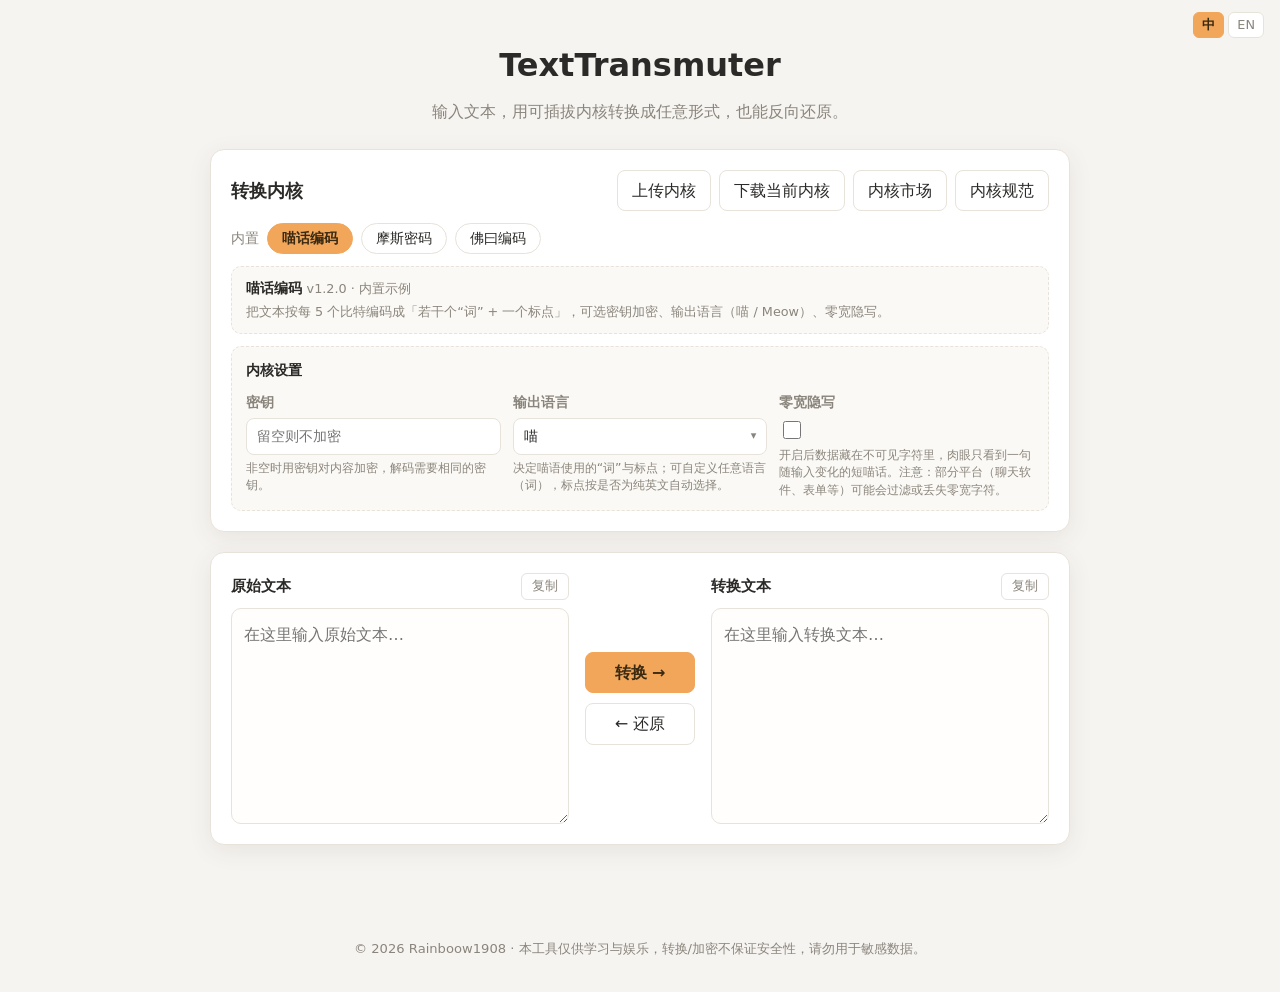
<file: index.html>
<!DOCTYPE html>
<html lang="zh-CN">
<head>
  <meta charset="UTF-8" />
  <meta name="viewport" content="width=device-width, initial-scale=1.0" />
  <title>TextTransmuter</title>
  <link rel="icon" href="favicon.svg" />
  <link rel="stylesheet" href="css/style.css" />
</head>
<body>
  <header class="hero">
    <div class="lang-switch">
      <button id="lang-zh" class="lang-btn" type="button">中</button>
      <button id="lang-en" class="lang-btn" type="button">EN</button>
    </div>
    <h1>TextTransmuter</h1>
    <p data-i18n="hero">输入文本，用可插拔内核转换成任意形式，也能反向还原。</p>
  </header>

  <!-- 转换器视图 -->
  <main id="view-converter">
    <!-- 内核选择区 -->
    <section class="card">
      <div class="section-head">
        <h2 data-i18n="kernelTitle">转换内核</h2>
        <div class="toolbar">
          <button id="upload-btn" class="btn" type="button" data-i18n="upload">上传内核</button>
          <button id="download-btn" class="btn btn-ghost" type="button" data-i18n="download">下载当前内核</button>
          <a class="btn btn-ghost" href="market.html" data-i18n="navMarket">内核市场</a>
          <a class="btn btn-ghost" href="docs/kernel-spec.html" data-i18n="spec">内核规范</a>
        </div>
        <input id="file-input" type="file" accept=".json,application/json" hidden />
      </div>

      <div class="tabs">
        <span class="tab-label" data-i18n="builtin">内置</span>
        <div id="builtin-tabs" class="tab-group"></div>
        <span class="tab-label" id="uploaded-label" data-i18n="uploaded" hidden>已上传</span>
        <div id="uploaded-tabs" class="tab-group"></div>
      </div>

      <div id="kernel-info" class="kernel-info"></div>

      <div id="settings" class="settings" hidden></div>
    </section>

    <!-- 转换区 -->
    <section class="card">
      <div class="io-grid">
        <div class="io-col">
          <div class="io-head">
            <label for="human-input" data-i18n="inputLabel">输入</label>
            <button id="copy-human" class="mini-btn" type="button" data-i18n="copy">复制</button>
          </div>
          <textarea id="human-input" rows="7" data-i18n-placeholder="inputPlaceholder" placeholder="在这里输入原始文本…"></textarea>
        </div>

        <div class="io-mid">
          <button id="to-meow" class="btn btn-primary" type="button" data-i18n="transform">转换 →</button>
          <button id="to-human" class="btn" type="button" data-i18n="restore">← 还原</button>
        </div>

        <div class="io-col">
          <div class="io-head">
            <label for="meow-input" data-i18n="outputLabel">输出</label>
            <button id="copy-meow" class="mini-btn" type="button" data-i18n="copy">复制</button>
          </div>
          <textarea id="meow-input" rows="7" data-i18n-placeholder="outputPlaceholder" placeholder="在这里输入转换文本…"></textarea>
        </div>
      </div>

      <div id="error-box" class="error-box" hidden></div>
    </section>
  </main>

  <footer>
    <p data-i18n="footer">© 2026 Rainboow1908 · 本工具仅供学习与娱乐，转换/加密不保证安全性，请勿用于敏感数据。</p>
  </footer>

  <script src="js/kernels.js"></script>
  <script src="js/float-words.js"></script>
  <script src="js/app.js"></script>
</body>
</html>
</file>
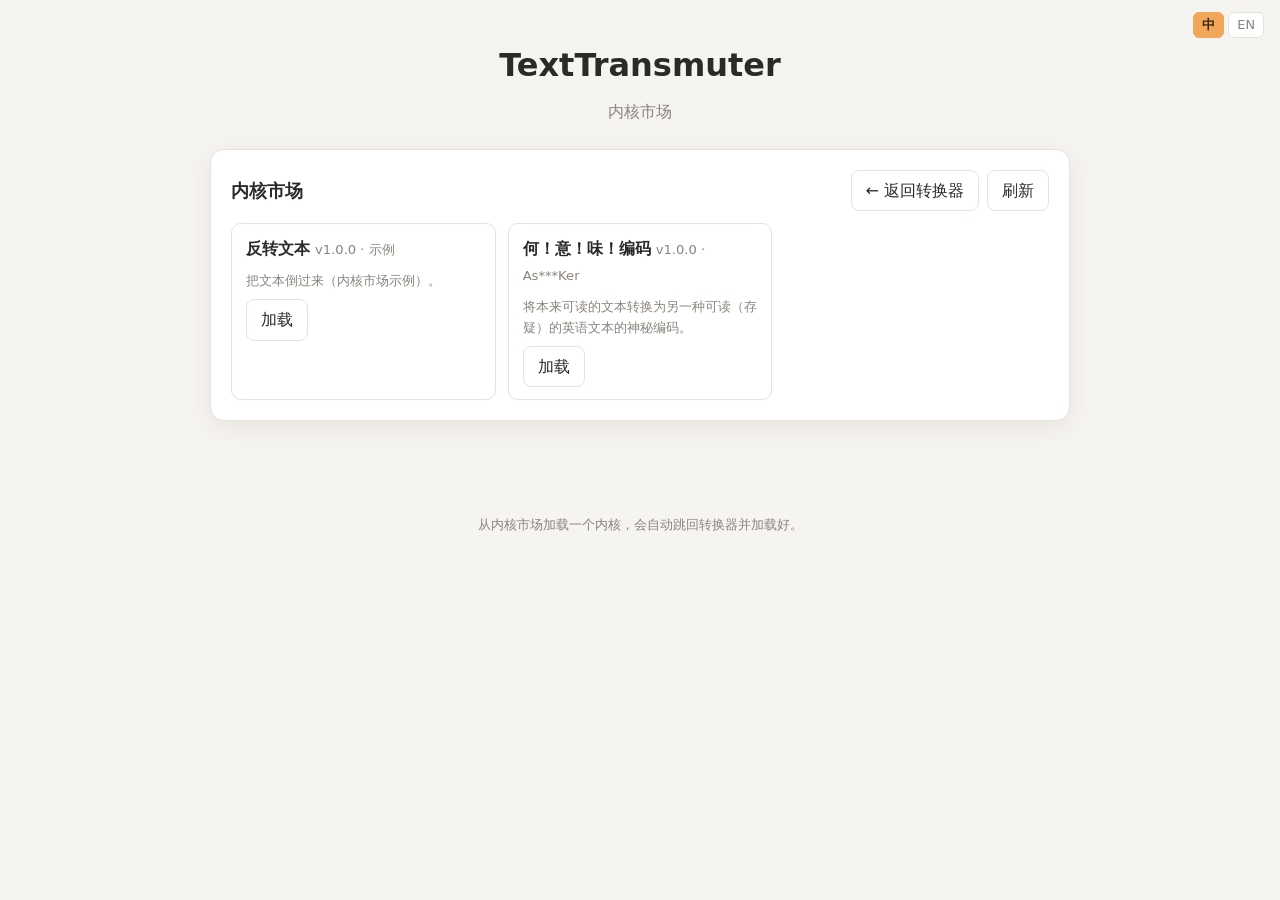
<file: market.html>
<!DOCTYPE html>
<html lang="zh-CN">
<head>
  <meta charset="UTF-8" />
  <meta name="viewport" content="width=device-width, initial-scale=1.0" />
  <title>内核市场 · TextTransmuter</title>
  <link rel="icon" href="favicon.svg" />
  <link rel="stylesheet" href="css/style.css" />
</head>
<body>
  <header class="hero">
    <div class="lang-switch">
      <button id="lang-zh" class="lang-btn" type="button">中</button>
      <button id="lang-en" class="lang-btn" type="button">EN</button>
    </div>
    <h1>TextTransmuter</h1>
    <p data-i18n="subtitle">内核市场</p>
  </header>

  <main>
    <section class="card">
      <div class="section-head">
        <h2 data-i18n="title">内核市场</h2>
        <div class="toolbar">
          <a class="btn btn-ghost" href="index.html" data-i18n="back">← 返回转换器</a>
          <button id="refresh" class="btn btn-ghost" type="button" data-i18n="refresh">刷新</button>
        </div>
      </div>
      <div id="market-list" class="market-list"></div>
    </section>
  </main>

  <footer>
    <p data-i18n="footer">从内核市场加载一个内核，会自动跳回转换器并加载好。</p>
  </footer>

  <script src="js/kernels.js"></script>
  <script src="js/float-words.js"></script>
  <script>
    (function () {
      'use strict';
      var M = window.MiaoKernels;

      var I18N = {
        zh: {
          subtitle: '内核市场',
          title: '内核市场',
          back: '← 返回转换器',
          refresh: '刷新',
          load: '加载',
          empty: '市场暂无内核。',
          footer: '从内核市场加载一个内核，会自动跳回转换器并加载好。'
        },
        en: {
          subtitle: 'Kernel Market',
          title: 'Kernel Market',
          back: '← Back to converter',
          refresh: 'Refresh',
          load: 'Load',
          empty: 'No kernels in the market yet.',
          footer: 'Loading a kernel jumps back to the converter with it loaded.'
        }
      };

      var currentLang = (localStorage.getItem('lang') === 'en') ? 'en' : 'zh';
      var market = [];

      function t(key) { return (I18N[currentLang] && I18N[currentLang][key]) || key; }
      function escapeHtml(s) {
        return String(s).replace(/[&<>"']/g, function (c) {
          return { '&': '&amp;', '<': '&lt;', '>': '&gt;', '"': '&quot;', "'": '&#39;' }[c];
        });
      }

      function applyLanguage(lang) {
        currentLang = lang;
        try { localStorage.setItem('lang', lang); } catch (e) {}
        document.querySelectorAll('[data-i18n]').forEach(function (el) {
          var key = el.getAttribute('data-i18n');
          if (I18N[lang][key] != null) el.textContent = I18N[lang][key];
        });
        document.getElementById('lang-zh').classList.toggle('active', lang === 'zh');
        document.getElementById('lang-en').classList.toggle('active', lang === 'en');
        renderMarket();
        window.FloatWords.start(lang);
      }

      function renderMarket() {
        var list = document.getElementById('market-list');
        list.innerHTML = '';
        if (!market.length) {
          list.innerHTML = '<div class="meta">' + escapeHtml(t('empty')) + '</div>';
          return;
        }
        market.forEach(function (k) {
          var card = document.createElement('div');
          card.className = 'market-card';
          var name = M.localized(k.name, currentLang);
          var desc = M.localized(k.description, currentLang);
          var author = M.localized(k.author, currentLang);
          var meta = [k.version && ('v' + k.version), author].filter(Boolean).join(' · ');
          card.innerHTML =
            '<div><b>' + escapeHtml(name) + '</b>' +
            (meta ? ' <span class="meta">' + escapeHtml(meta) + '</span>' : '') + '</div>' +
            '<div class="meta">' + escapeHtml(desc) + '</div>';
          var btn = document.createElement('button');
          btn.className = 'btn';
          btn.textContent = t('load');
          btn.addEventListener('click', function () {
            try { localStorage.setItem('pending-kernel', M.kernelToJSON(k)); } catch (e) {}
            location.href = 'index.html';
          });
          card.appendChild(btn);
          list.appendChild(card);
        });
      }

      function loadMarket() {
        M.loadMarketKernels().then(function (kernels) {
          market = kernels;
          renderMarket();
        }).catch(function () {
          market = [];
          renderMarket();
        });
      }

      document.getElementById('lang-zh').addEventListener('click', function () { applyLanguage('zh'); });
      document.getElementById('lang-en').addEventListener('click', function () { applyLanguage('en'); });
      document.getElementById('refresh').addEventListener('click', loadMarket);

      applyLanguage(currentLang);
      loadMarket();
    })();
  </script>
</body>
</html>
</file>
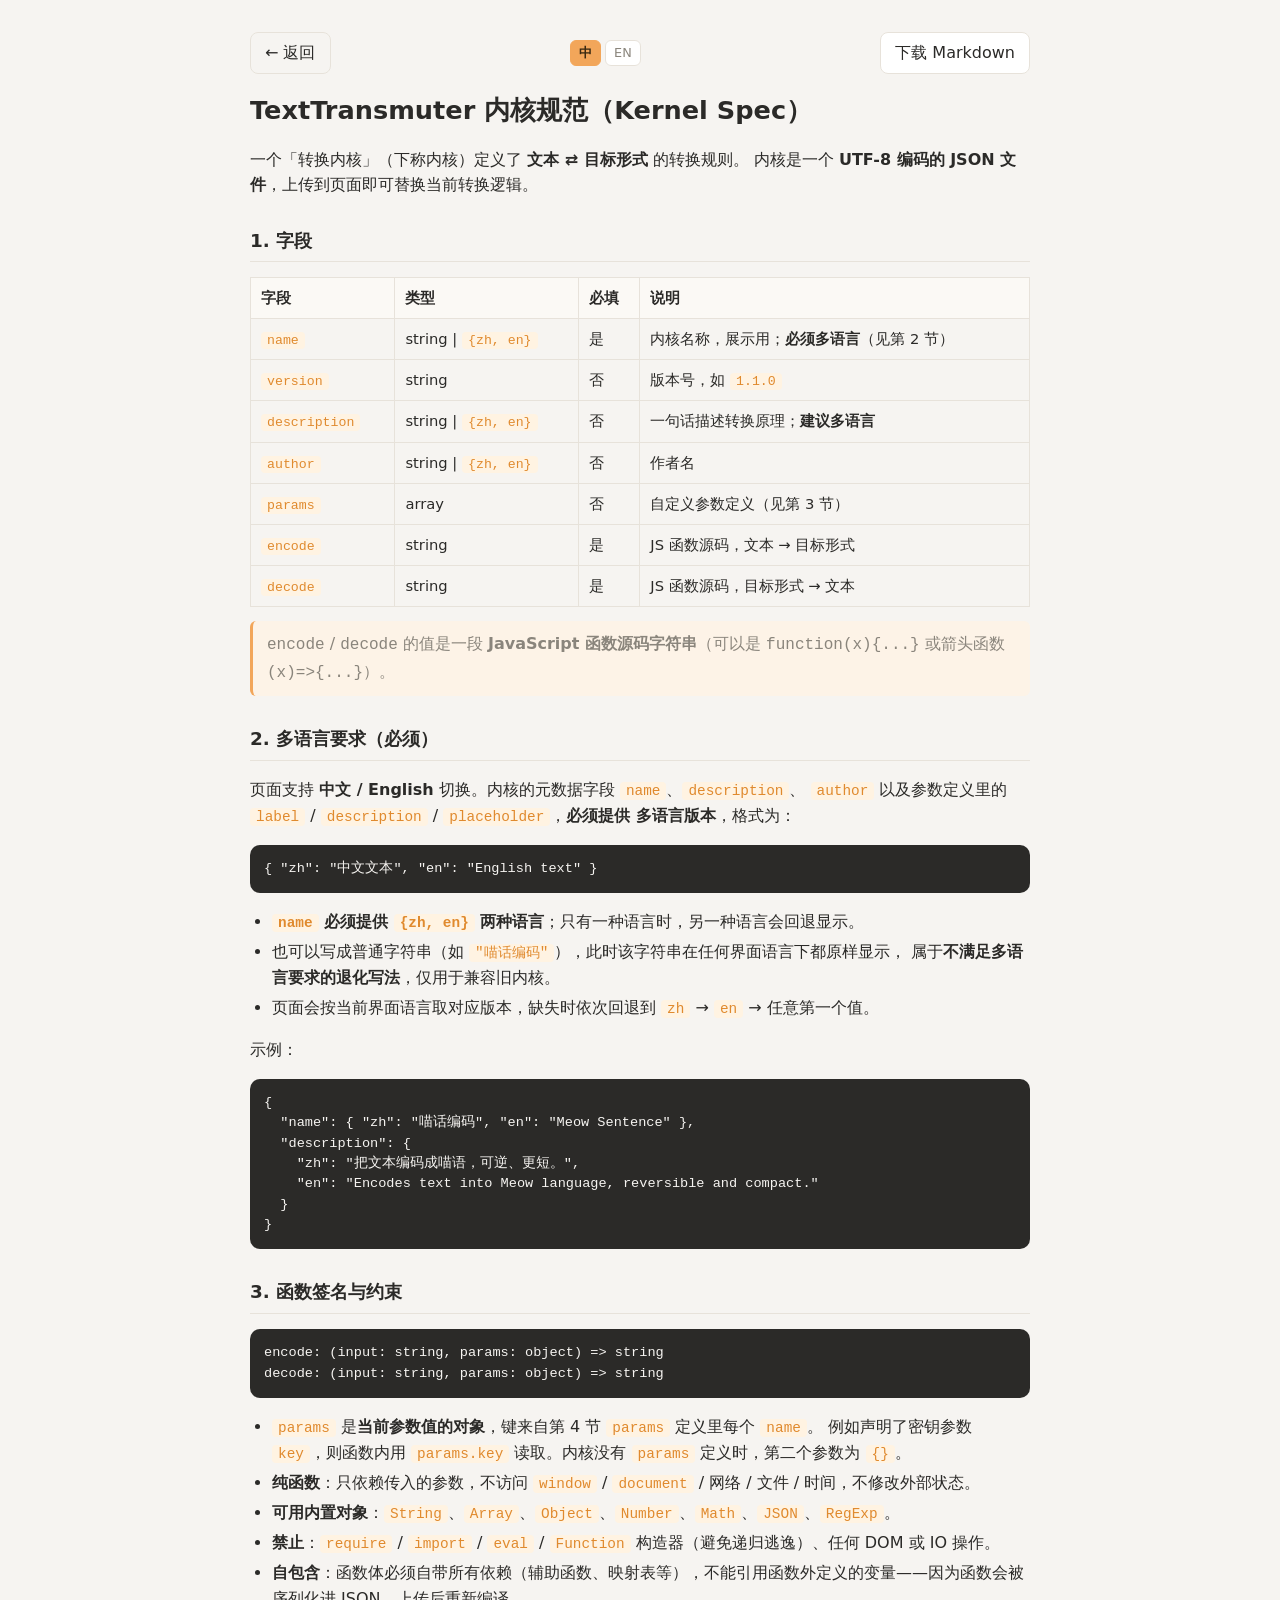
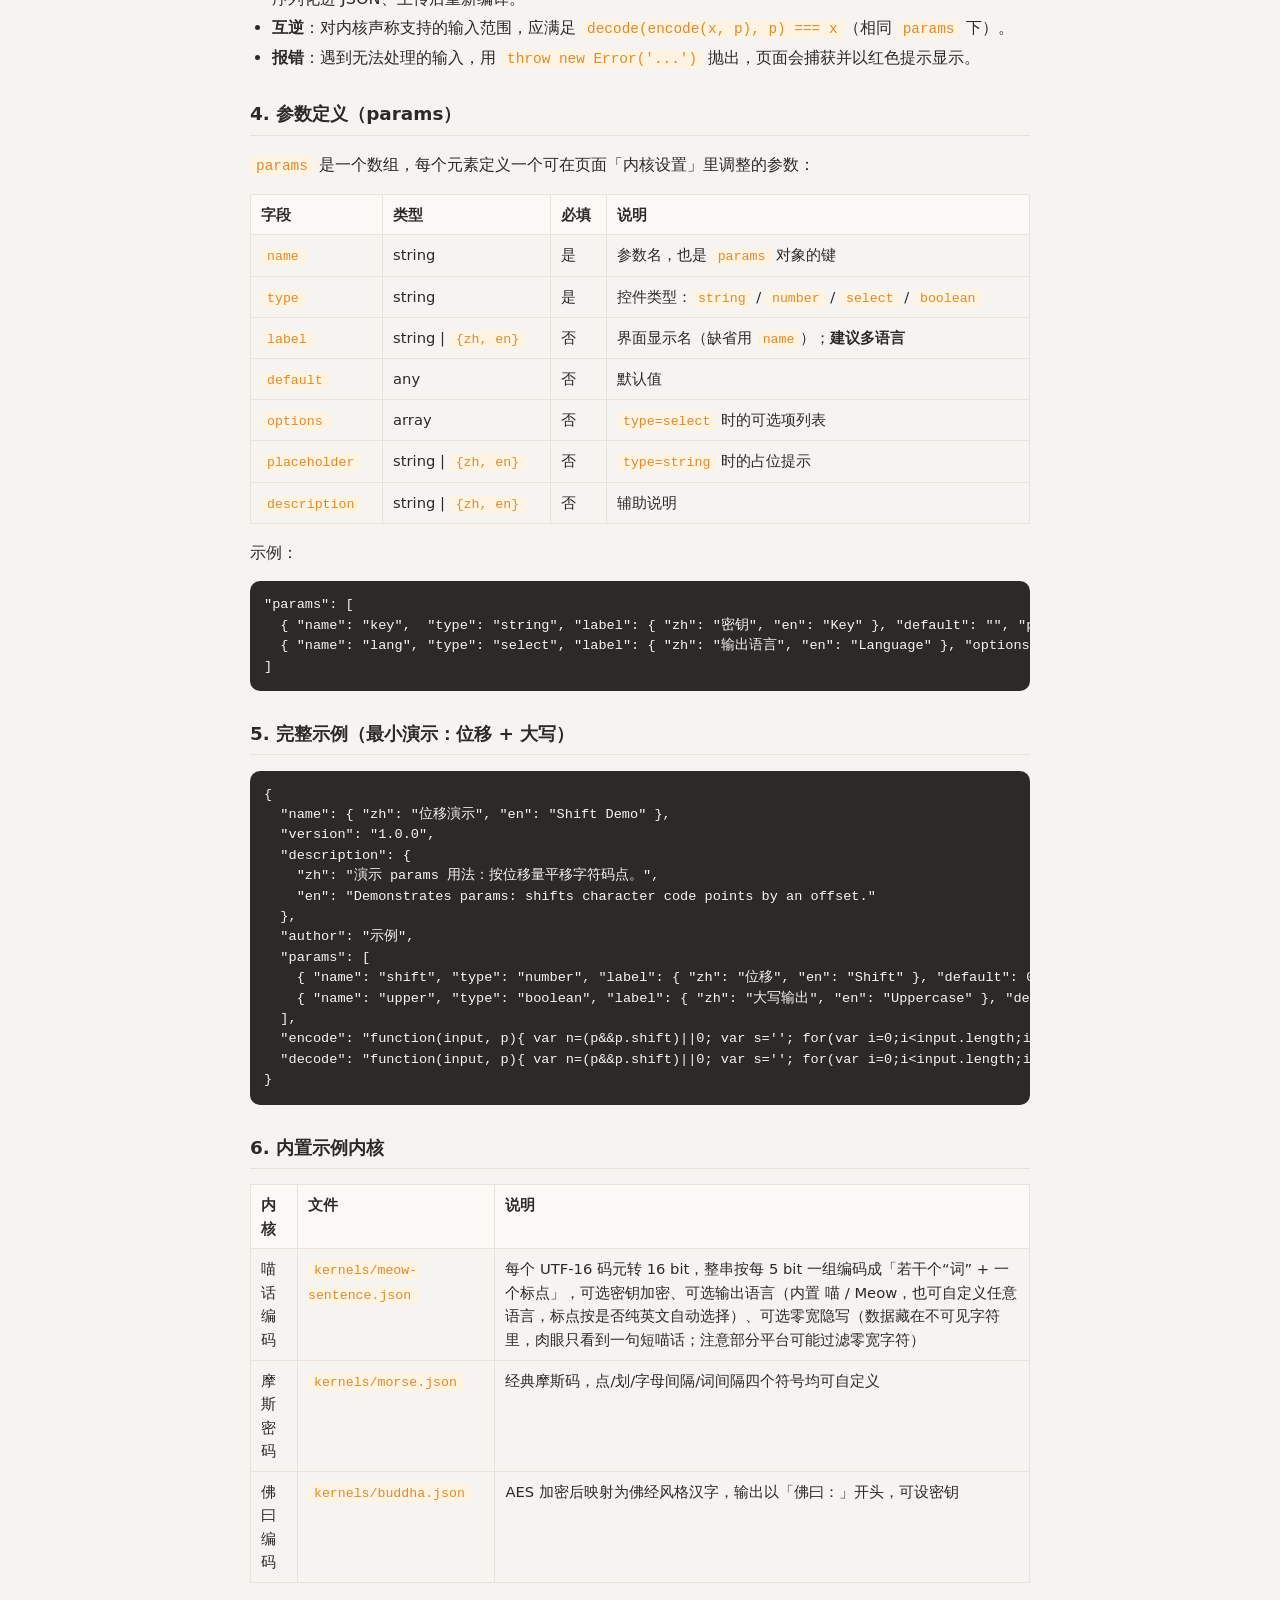
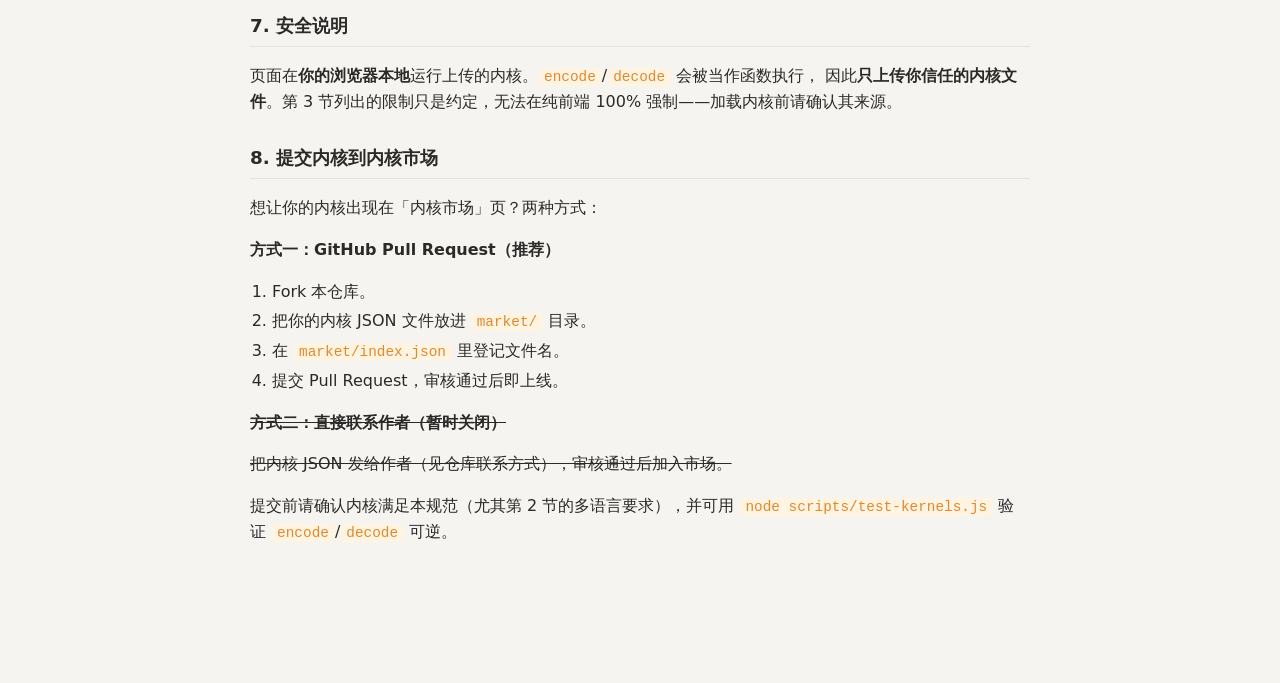
<file: docs/kernel-spec.html>
<!DOCTYPE html>
<html lang="zh-CN">
<head>
  <meta charset="UTF-8" />
  <meta name="viewport" content="width=device-width, initial-scale=1.0" />
  <title>内核规范 · TextTransmuter</title>
  <link rel="icon" href="../favicon.svg" />
  <link rel="stylesheet" href="../css/style.css" />
  <style>
    .doc { max-width: 820px; margin: 0 auto; padding: 32px 20px 64px; }
    .doc-toolbar {
      display: flex;
      justify-content: space-between;
      align-items: center;
      flex-wrap: wrap;
      gap: 10px;
      margin-bottom: 16px;
    }
    .lang-switch-inline { display: inline-flex; gap: 4px; }
    .doc h1 { font-size: 1.6rem; margin: 0 0 4px; }
    .doc h2 { margin-top: 28px; font-size: 1.15rem; border-bottom: 1px solid var(--border); padding-bottom: 6px; }
    .doc h3 { margin-top: 20px; font-size: 1.02rem; }
    .doc table { width: 100%; border-collapse: collapse; margin: 12px 0; font-size: 0.92rem; }
    .doc th, .doc td { border: 1px solid var(--border); padding: 8px 10px; text-align: left; vertical-align: top; }
    .doc th { background: #fbf9f5; }
    .doc pre { background: #2b2a28; color: #f6f4f1; padding: 14px; border-radius: 10px; overflow-x: auto; font-size: 0.85rem; line-height: 1.5; }
    .doc code { font-family: ui-monospace, "Consolas", "Courier New", monospace; }
    .doc p code, .doc li code, .doc td code { background: #fff3e2; padding: 1px 6px; border-radius: 4px; color: var(--accent-dark); font-size: 0.9em; }
    .doc blockquote {
      background: #fdf3e7;
      border-left: 3px solid var(--accent);
      margin: 14px 0;
      padding: 10px 14px;
      border-radius: 6px;
      color: var(--muted);
    }
    .doc ul, .doc ol { padding-left: 22px; }
    .doc li { margin: 4px 0; }
    .doc hr { border: none; border-top: 1px solid var(--border); margin: 18px 0; }
    .doc .warn {
      background: #fdecec;
      border-left: 3px solid var(--danger);
      padding: 10px 14px;
      border-radius: 6px;
      margin: 14px 0;
      color: var(--danger);
    }
  </style>
</head>
<body>
  <div class="doc">
    <div class="doc-toolbar">
      <a class="btn btn-ghost" href="../index.html">← 返回</a>
      <div class="lang-switch-inline">
        <button id="lang-zh" class="lang-btn active" type="button">中</button>
        <button id="lang-en" class="lang-btn" type="button">EN</button>
      </div>
      <button id="download-md" class="btn" type="button">下载 Markdown</button>
    </div>
    <div id="content">加载中…</div>
  </div>

  <script src="../js/float-words.js"></script>
  <script>
    (function () {
      'use strict';

      /* ---------- 转义层：先转义 HTML，再按 markdown 语法渲染 ---------- */
      function escapeHtml(s) {
        return String(s)
          .replace(/&/g, '&amp;')
          .replace(/</g, '&lt;')
          .replace(/>/g, '&gt;')
          .replace(/"/g, '&quot;')
          .replace(/'/g, '&#39;');
      }

      // 行内语法：`code`、**粗体**、~~删除线~~、[文本](链接)
      function inline(s) {
        s = escapeHtml(s);
        s = s.replace(/`([^`]+)`/g, '<code>$1</code>');
        s = s.replace(/\*\*([^*]+)\*\*/g, '<b>$1</b>');
        s = s.replace(/~~([^~]+)~~/g, '<del>$1</del>');
        s = s.replace(/\[([^\]]+)\]\(([^)\s]+)\)/g, '<a href="$2">$1</a>');
        return s;
      }

      function parseRow(line) {
        var s = line.trim();
        if (s.charAt(0) === '|') s = s.slice(1);
        if (s.charAt(s.length - 1) === '|') s = s.slice(0, -1);
        // 处理 \| 转义（markdown 表格里表示字面竖线）
        s = s.replace(/\\\|/g, '\u0000PIPE\u0000');
        return s.split('|').map(function (c) {
          return c.replace(/\u0000PIPE\u0000/g, '|').trim();
        });
      }

      function renderTable(rows) {
        var header = parseRow(rows[0]);
        var bodyStart = 1;
        if (rows[1] && /^\|[\s:|-]+\|?$/.test(rows[1].trim())) bodyStart = 2;
        var html = '<table><thead><tr>';
        header.forEach(function (c) { html += '<th>' + inline(c) + '</th>'; });
        html += '</tr></thead><tbody>';
        for (var r = bodyStart; r < rows.length; r++) {
          var cells = parseRow(rows[r]);
          html += '<tr>';
          cells.forEach(function (c) { html += '<td>' + inline(c) + '</td>'; });
          html += '</tr>';
        }
        return html + '</tbody></table>';
      }

      function renderMarkdown(src) {
        var codeBlocks = [];
        // 先取出围栏代码块，避免其内容被当作普通文本处理
        src = src.replace(/```([\s\S]*?)```/g, function (m, inner) {
          inner = inner.replace(/^\w+\n/, '');            // 去掉语言标识行
          inner = inner.replace(/^\n/, '').replace(/\n$/, '');
          var idx = codeBlocks.push('<pre><code>' + escapeHtml(inner) + '</code></pre>');
          return '\u0000CODE' + (idx - 1) + '\u0000';
        });

        var lines = src.split('\n');
        var out = [];
        var i = 0;

        while (i < lines.length) {
          var t = lines[i].trim();

          var cm = t.match(/^\u0000CODE(\d+)\u0000$/);
          if (cm) { out.push(codeBlocks[+cm[1]]); i++; continue; }

          if (t === '') { i++; continue; }

          if (/^(-{3,}|\*{3,})$/.test(t)) { out.push('<hr>'); i++; continue; }

          var h = t.match(/^(#{1,6})\s+(.*)$/);
          if (h) { out.push('<h' + h[1].length + '>' + inline(h[2]) + '</h' + h[1].length + '>'); i++; continue; }

          if (t.charAt(0) === '|') {
            var rows = [];
            while (i < lines.length && lines[i].trim().charAt(0) === '|') { rows.push(lines[i].trim()); i++; }
            out.push(renderTable(rows));
            continue;
          }

          if (/^[-*+]\s+/.test(t)) {
            var items = [];
            while (i < lines.length) {
              var lt = lines[i].trim();
              if (/^[-*+]\s+/.test(lt)) {
                items.push(inline(lt.replace(/^[-*+]\s+/, '')));
                i++;
              } else if (lt !== '' && /^[ \t]/.test(lines[i]) && items.length) {
                items[items.length - 1] += ' ' + inline(lt);
                i++;
              } else {
                break;
              }
            }
            out.push('<ul>' + items.map(function (it) { return '<li>' + it + '</li>'; }).join('') + '</ul>');
            continue;
          }

          if (/^\d+\.\s+/.test(t)) {
            var oitems = [];
            while (i < lines.length) {
              var lt2 = lines[i].trim();
              if (/^\d+\.\s+/.test(lt2)) {
                oitems.push(inline(lt2.replace(/^\d+\.\s+/, '')));
                i++;
              } else if (lt2 !== '' && /^[ \t]/.test(lines[i]) && oitems.length) {
                oitems[oitems.length - 1] += ' ' + inline(lt2);
                i++;
              } else {
                break;
              }
            }
            out.push('<ol>' + oitems.map(function (it) { return '<li>' + it + '</li>'; }).join('') + '</ol>');
            continue;
          }

          if (t.charAt(0) === '>') {
            var q = [];
            while (i < lines.length && lines[i].trim().charAt(0) === '>') {
              q.push(lines[i].trim().replace(/^>\s?/, ''));
              i++;
            }
            out.push('<blockquote>' + inline(q.join(' ')) + '</blockquote>');
            continue;
          }

          var para = [];
          while (i < lines.length && lines[i].trim() !== '') {
            para.push(lines[i].trim());
            i++;
          }
          out.push('<p>' + inline(para.join(' ')) + '</p>');
        }

        return out.join('\n');
      }

      /* ---------- 页面逻辑：fetch md → 渲染 → 下载（中/英） ---------- */
      var content = document.getElementById('content');
      var mdSource = '';
      var lang = 'zh';
      var FILES = { zh: 'kernel-spec.md', en: 'kernel-spec.en.md' };

      function loadDoc(l) {
        lang = l;
        document.getElementById('lang-zh').classList.toggle('active', l === 'zh');
        document.getElementById('lang-en').classList.toggle('active', l === 'en');
        window.FloatWords.start(l);
        content.innerHTML = '加载中…';
        fetch(FILES[l])
          .then(function (r) {
            if (!r.ok) throw new Error('HTTP ' + r.status);
            return r.text();
          })
          .then(function (text) {
            mdSource = text;
            content.innerHTML = renderMarkdown(text);
          })
          .catch(function (e) {
            content.innerHTML = '<div class="warn">加载内核规范失败：' + escapeHtml(e.message) + '</div>';
          });
      }

      document.getElementById('lang-zh').addEventListener('click', function () { loadDoc('zh'); });
      document.getElementById('lang-en').addEventListener('click', function () { loadDoc('en'); });

      document.getElementById('download-md').addEventListener('click', function () {
        if (!mdSource) return;
        var blob = new Blob([mdSource], { type: 'text/markdown;charset=utf-8' });
        var url = URL.createObjectURL(blob);
        var a = document.createElement('a');
        a.href = url;
        a.download = FILES[lang];
        document.body.appendChild(a);
        a.click();
        document.body.removeChild(a);
        URL.revokeObjectURL(url);
      });

      loadDoc('zh');
    })();
  </script>
</body>
</html>
</file>
<file: css/style.css>
:root {
  --bg: #f6f4f1;
  --card: #ffffff;
  --text: #2b2a28;
  --muted: #8a857c;
  --accent: #f2a65a;
  --accent-dark: #e08a2e;
  --border: #e7e2da;
  --danger: #d64545;
  --radius: 14px;
  --shadow: 0 6px 24px rgba(60, 50, 30, 0.08);
}

* { box-sizing: border-box; }

body {
  margin: 0;
  font-family: "Segoe UI", "PingFang SC", "Microsoft YaHei", system-ui, sans-serif;
  background: var(--bg);
  color: var(--text);
  line-height: 1.6;
}

.hero {
  position: relative;
  overflow: hidden;
  text-align: center;
  padding: 40px 20px 16px;
  animation: fadeInUp .5s ease both;
}
.hero h1 { margin: 0 0 8px; font-size: 2rem; }
.hero p { margin: 0; color: var(--muted); }
.hero code {
  background: #fff3e2;
  padding: 2px 8px;
  border-radius: 6px;
  color: var(--accent-dark);
  font-size: 0.95em;
}

main {
  max-width: 900px;
  margin: 0 auto;
  padding: 8px 20px 40px;
}

.card {
  position: relative;
  z-index: 1;
  background: var(--card);
  border: 1px solid var(--border);
  border-radius: var(--radius);
  box-shadow: var(--shadow);
  padding: 20px;
  margin-bottom: 20px;
  animation: fadeInUp .5s ease both;
}
.card:nth-of-type(2) { animation-delay: .08s; }

.section-head {
  display: flex;
  align-items: center;
  justify-content: space-between;
  flex-wrap: wrap;
  gap: 10px;
  margin-bottom: 12px;
}
.section-head h2 { margin: 0; font-size: 1.1rem; }
.toolbar { display: flex; gap: 8px; flex-wrap: wrap; }

.btn {
  font: inherit;
  cursor: pointer;
  border: 1px solid var(--border);
  background: #fff;
  color: var(--text);
  border-radius: 8px;
  padding: 7px 14px;
  text-decoration: none;
  transition: background .15s, border-color .15s, transform .1s;
}
.btn:hover { background: #faf6f0; border-color: var(--accent); }
.btn:active { transform: scale(.96); }
.btn-primary {
  background: var(--accent);
  border-color: var(--accent);
  color: #3a2a12;
  font-weight: 600;
}
.btn-primary:hover { background: var(--accent-dark); color: #fff; }
.btn-ghost { background: transparent; }

.tabs { display: flex; align-items: center; flex-wrap: wrap; gap: 8px; margin-bottom: 12px; }
.tab-label { color: var(--muted); font-size: 0.85rem; }
.tab-group { display: flex; gap: 8px; flex-wrap: wrap; }

.tab {
  cursor: pointer;
  border: 1px solid var(--border);
  background: #fff;
  border-radius: 20px;
  padding: 5px 14px;
  font-size: 0.9rem;
  color: var(--text);
  transition: all .15s;
}
.tab:hover { border-color: var(--accent); }
.tab:active { transform: scale(.94); }
.tab.active {
  background: var(--accent);
  border-color: var(--accent);
  color: #3a2a12;
  font-weight: 600;
}
.tab .del {
  margin-left: 6px;
  color: inherit;
  opacity: 0.6;
  font-weight: 700;
}
.tab .del:hover { opacity: 1; color: var(--danger); }

.kernel-info {
  background: #fbf9f5;
  border: 1px dashed var(--border);
  border-radius: 10px;
  padding: 10px 14px;
  font-size: 0.9rem;
  color: var(--muted);
}
.kernel-info b { color: var(--text); }
.kernel-info .meta { font-size: 0.8rem; margin-top: 2px; }

.io-grid {
  display: grid;
  grid-template-columns: 1fr auto 1fr;
  gap: 16px;
  align-items: stretch;
}
@media (max-width: 700px) {
  .io-grid { grid-template-columns: 1fr; }
  .io-mid { flex-direction: row !important; }
}

.io-col { display: flex; flex-direction: column; gap: 8px; }
.io-head {
  display: flex;
  align-items: center;
  justify-content: space-between;
}
.io-head label { font-weight: 600; font-size: 0.95rem; }

.mini-btn {
  font: inherit;
  font-size: 0.8rem;
  cursor: pointer;
  border: 1px solid var(--border);
  background: #fff;
  border-radius: 6px;
  padding: 2px 10px;
  color: var(--muted);
}
.mini-btn:hover { color: var(--text); border-color: var(--accent); }

textarea {
  width: 100%;
  resize: vertical;
  font: inherit;
  font-size: 1rem;
  line-height: 1.7;
  border: 1px solid var(--border);
  border-radius: 10px;
  padding: 12px;
  background: #fffefc;
  color: var(--text);
  word-break: break-all;
  transition: border-color .2s ease, box-shadow .25s ease, background .2s ease;
}
textarea:hover { border-color: #d8cfc2; background: #ffffff; }
textarea:focus { outline: none; border-color: var(--accent); box-shadow: 0 0 0 3px rgba(242, 166, 90, .2); background: #ffffff; }

.io-mid {
  display: flex;
  flex-direction: column;
  justify-content: center;
  gap: 10px;
  min-width: 110px;
}

.error-box {
  margin-top: 14px;
  background: #fdecec;
  border: 1px solid #f3c2c2;
  color: var(--danger);
  border-radius: 10px;
  padding: 10px 14px;
  font-size: 0.9rem;
}

footer {
  text-align: center;
  color: var(--muted);
  font-size: 0.82rem;
  padding: 20px;
  animation: fadeInUp .5s ease both;
  animation-delay: .16s;
}

/* ---------------- 动画 ---------------- */
@keyframes fadeInUp {
  from { opacity: 0; transform: translateY(12px); }
  to { opacity: 1; transform: translateY(0); }
}

@keyframes fadeIn {
  from { opacity: 0; }
  to { opacity: 1; }
}

@keyframes meowPulse {
  0% { box-shadow: 0 0 0 0 rgba(242, 166, 90, 0); border-color: var(--border); }
  40% { box-shadow: 0 0 0 6px rgba(242, 166, 90, .35); border-color: var(--accent); }
  100% { box-shadow: 0 0 0 0 rgba(242, 166, 90, 0); border-color: var(--border); }
}

@keyframes meowShake {
  0%, 100% { transform: translateX(0); }
  25% { transform: translateX(-3px); }
  75% { transform: translateX(3px); }
}

textarea.meow-flash {
  animation: meowPulse .6s ease, meowShake .35s ease;
}

.kernel-info.info-swap { animation: fadeIn .3s ease; }

.float-meow {
  position: fixed;
  font-size: 1rem;
  color: var(--accent);
  opacity: 0;
  pointer-events: none;
  user-select: none;
  white-space: nowrap;
  z-index: 0;
  animation: floatUp 2s ease-in-out;
}

@keyframes floatUp {
  0% { transform: translateY(10px) scale(.98); opacity: 0; }
  12% { opacity: .75; }
  70% { opacity: .65; }
  100% { transform: translateY(-10px) scale(1.02); opacity: 0; }
}

/* ---------------- 内核设置面板 ---------------- */
.settings {
  margin-top: 12px;
  background: #fbf9f5;
  border: 1px dashed var(--border);
  border-radius: 10px;
  padding: 12px 14px;
  animation: fadeIn .3s ease;
}
.settings-head {
  font-weight: 600;
  font-size: 0.9rem;
  color: var(--text);
  margin-bottom: 10px;
}
.settings-grid {
  display: grid;
  grid-template-columns: repeat(auto-fill, minmax(220px, 1fr));
  gap: 12px;
}
.setting-item {
  display: flex;
  flex-direction: column;
  gap: 4px;
  font-size: 0.85rem;
}
.setting-name {
  color: var(--muted);
  font-weight: 600;
}
.setting-control {
  font: inherit;
  font-size: 0.9rem;
  border: 1px solid var(--border);
  border-radius: 8px;
  padding: 6px 10px;
  background: #fff;
  color: var(--text);
  transition: border-color .2s ease, box-shadow .25s ease;
}
.setting-control:hover { border-color: #d8cfc2; }
.setting-control:focus {
  outline: none;
  border-color: var(--accent);
  box-shadow: 0 0 0 3px rgba(242, 166, 90, .2);
}
.custom-select {
  position: relative;
}
.custom-select-trigger {
  width: 100%;
  display: flex;
  justify-content: space-between;
  align-items: center;
  gap: 8px;
  text-align: left;
}
.custom-select-trigger[hidden] {
  display: none;
}
.custom-select-arrow {
  color: var(--muted);
  font-size: 0.7rem;
  flex-shrink: 0;
}
.custom-select-menu {
  position: absolute;
  top: calc(100% + 4px);
  left: 0;
  right: 0;
  background: #fff;
  border: 1px solid var(--border);
  border-radius: 10px;
  box-shadow: var(--shadow);
  z-index: 1000;
  max-height: 220px;
  overflow-y: auto;
  padding: 4px;
  opacity: 0;
  visibility: hidden;
  transform: translateY(-4px) scaleY(.9);
  transform-origin: top;
  pointer-events: none;
  transition: opacity .2s cubic-bezier(.22, 1, .36, 1), transform .2s cubic-bezier(.22, 1, .36, 1), visibility .2s;
}
.custom-select-menu.open {
  opacity: 1;
  visibility: visible;
  transform: translateY(0) scaleY(1);
  pointer-events: auto;
}
.card.menu-open {
  z-index: 1000;
}
.custom-select-option {
  padding: 8px 12px;
  border-radius: 6px;
  cursor: pointer;
  font-size: 0.9rem;
  color: var(--text);
}
.custom-select-option:hover {
  background: #faf6f0;
}
.custom-select-option.selected {
  color: var(--accent-dark);
  font-weight: 600;
  background: #fff3e2;
}
.custom-select-custom {
  color: var(--accent-dark);
  border-top: 1px dashed var(--border);
  margin-top: 4px;
  padding-top: 8px;
}
.custom-select-input {
  width: 100%;
}
.setting-item input[type="checkbox"] {
  width: 18px;
  height: 18px;
  accent-color: var(--accent);
}
.setting-desc {
  color: var(--muted);
  font-size: 0.78rem;
  line-height: 1.4;
}

/* ---------------- 语言切换 ---------------- */
.lang-switch {
  position: absolute;
  top: 12px;
  right: 16px;
  display: flex;
  gap: 4px;
}
.lang-btn {
  font: inherit;
  font-size: 0.8rem;
  cursor: pointer;
  border: 1px solid var(--border);
  background: #fff;
  color: var(--muted);
  border-radius: 6px;
  padding: 2px 8px;
  transition: background .15s, color .15s, border-color .15s;
}
.lang-btn:hover { border-color: var(--accent); color: var(--text); }
.lang-btn.active {
  background: var(--accent);
  border-color: var(--accent);
  color: #3a2a12;
  font-weight: 600;
}

/* ---------------- 页面导航标签页 ---------------- */
.page-nav {
  display: flex;
  justify-content: center;
  gap: 8px;
  margin-top: 16px;
}
.nav-tab {
  font: inherit;
  font-size: 0.95rem;
  cursor: pointer;
  border: 1px solid var(--border);
  background: #fff;
  color: var(--muted);
  border-radius: 20px;
  padding: 6px 20px;
  transition: background .15s, color .15s, border-color .15s;
}
.nav-tab:hover { border-color: var(--accent); color: var(--text); }
.nav-tab.active {
  background: var(--accent);
  border-color: var(--accent);
  color: #3a2a12;
  font-weight: 600;
}

/* ---------------- 内核市场 ---------------- */
.market-list {
  display: grid;
  grid-template-columns: repeat(auto-fill, minmax(240px, 1fr));
  gap: 12px;
}
.market-card {
  border: 1px solid var(--border);
  border-radius: 10px;
  padding: 12px 14px;
  display: flex;
  flex-direction: column;
  gap: 8px;
  background: #fff;
}
.market-card b { font-size: 1rem; }
.market-card .btn { align-self: flex-start; }
.meta { color: var(--muted); font-size: 0.82rem; }
</file>
